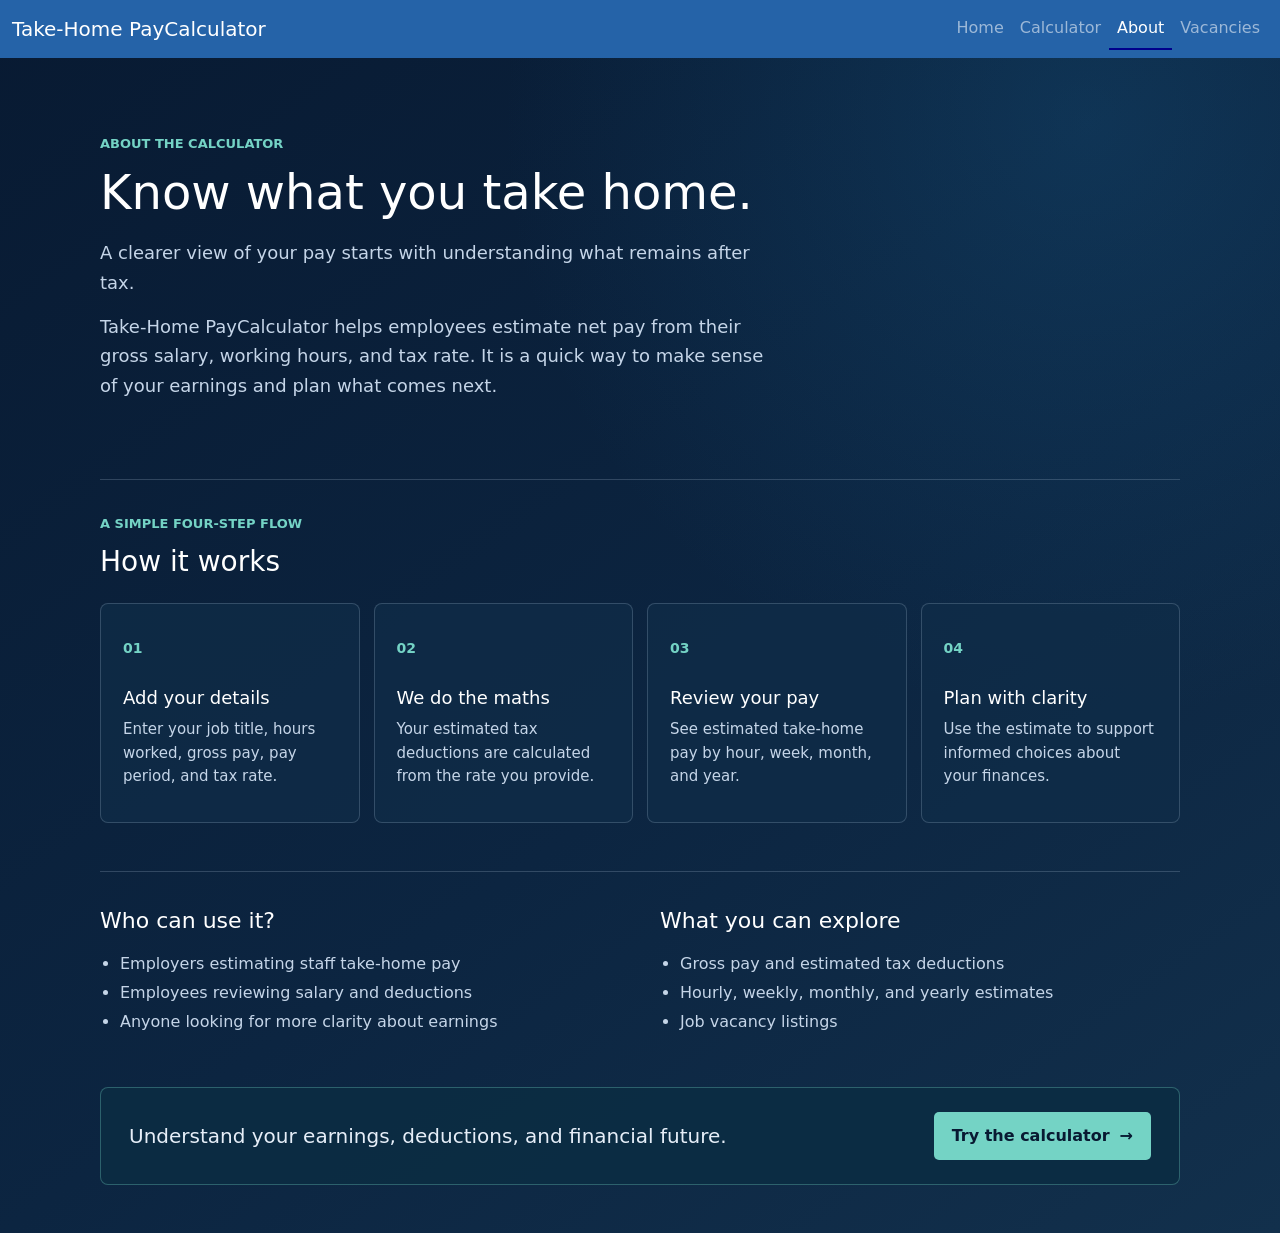
<file: About.html>
<!DOCTYPE html>
<html lang="en">
<head>
    <meta charset="UTF-8">
    <meta name="viewport" content="width=device-width, initial-scale=1.0">
    <title>Calculator</title>
    <link rel="stylesheet" href="css/bootstrap.css">
    <link rel="stylesheet" href="css/style.css">
</head>
<body class="About-page">
    <nav class="navbar navbar-expand-lg sticky-top" style="background-color: #2563a8;" data-bs-theme="dark">
      <div class="container-fluid">
        <a class="navbar-brand" href="index.html">Take-Home PayCalculator</a>

        <button class="navbar-toggler" type="button" data-bs-toggle="collapse" data-bs-target="#navbarNavAltMarkup" aria-controls="navbarNavAltMarkup" aria-expanded="false" aria-label="Toggle navigation">
          <span class="navbar-toggler-icon"></span>
        </button>

        <div class="collapse navbar-collapse" id="navbarNavAltMarkup">
          <div class="navbar-nav ms-auto">
            <a class="nav-link" aria-current="page" href="index.html">Home</a>
            <a class="nav-link" href="Calculator.html">Calculator</a>
            <a class="nav-link active" href="About.html" class="active">About</a>
            <a class="nav-link" href="Vacancies.html">Vacancies</a>
          </div>
        </div>
      </div>
    </nav>

    <main class="about-content">
      <section class="about-intro" aria-labelledby="about-title">
        <p class="about-kicker">ABOUT THE CALCULATOR</p>
        <h1 id="about-title">Know what you take home.</h1>
        <p class="about-lead">
          A clearer view of your pay starts with understanding what remains after tax.
        </p>
        <p>
          Take-Home PayCalculator helps employees estimate net pay from their
          gross salary, working hours, and tax rate. It is a quick way to make
          sense of your earnings and plan what comes next.
        </p>
      </section>

      <section class="about-process" aria-labelledby="about-process-title">
        <div class="section-heading">
          <p class="about-kicker">A SIMPLE FOUR-STEP FLOW</p>
          <h2 id="about-process-title">How it works</h2>
        </div>
        <ol class="process-grid">
          <li class="process">
            <span class="process-number">01</span>
            <h3>Add your details</h3>
            <p>Enter your job title, hours worked, gross pay, pay period, and tax rate.</p>
          </li>
          <li class="process">
            <span class="process-number">02</span>
            <h3>We do the maths</h3>
            <p>Your estimated tax deductions are calculated from the rate you provide.</p>
          </li>
          <li class="process">
            <span class="process-number">03</span>
            <h3>Review your pay</h3>
            <p>See estimated take-home pay by hour, week, month, and year.</p>
          </li>
          <li class="process">
            <span class="process-number">04</span>
            <h3>Plan with clarity</h3>
            <p>Use the estimate to support informed choices about your finances.</p>
          </li>
        </ol>
      </section>

      <section class="about-details" aria-label="About the calculator">
        <div class="who">
          <h2>Who can use it?</h2>
          <ul>
            <li>Employers estimating staff take-home pay</li>
            <li>Employees reviewing salary and deductions</li>
            <li>Anyone looking for more clarity about earnings</li>
          </ul>
        </div>
        <div class="who">
          <h2>What you can explore</h2>
          <ul>
            <li>Gross pay and estimated tax deductions</li>
            <li>Hourly, weekly, monthly, and yearly estimates</li>
            <li>Job vacancy listings</li>
          </ul>
        </div>
      </section>

      <section class="aboutFinal">
        <div class="aboutLast">
          <p>Understand your earnings, deductions, and financial future.</p>
        </div>
        <div class="aboutLast">
          <a class="about-cta" href="Calculator.html">Try the calculator <span aria-hidden="true">&rarr;</span></a>
        </div>
      </section>
    </main>
  <script src="js/bootstrap.js"></script>
</body>
</html>
</file>
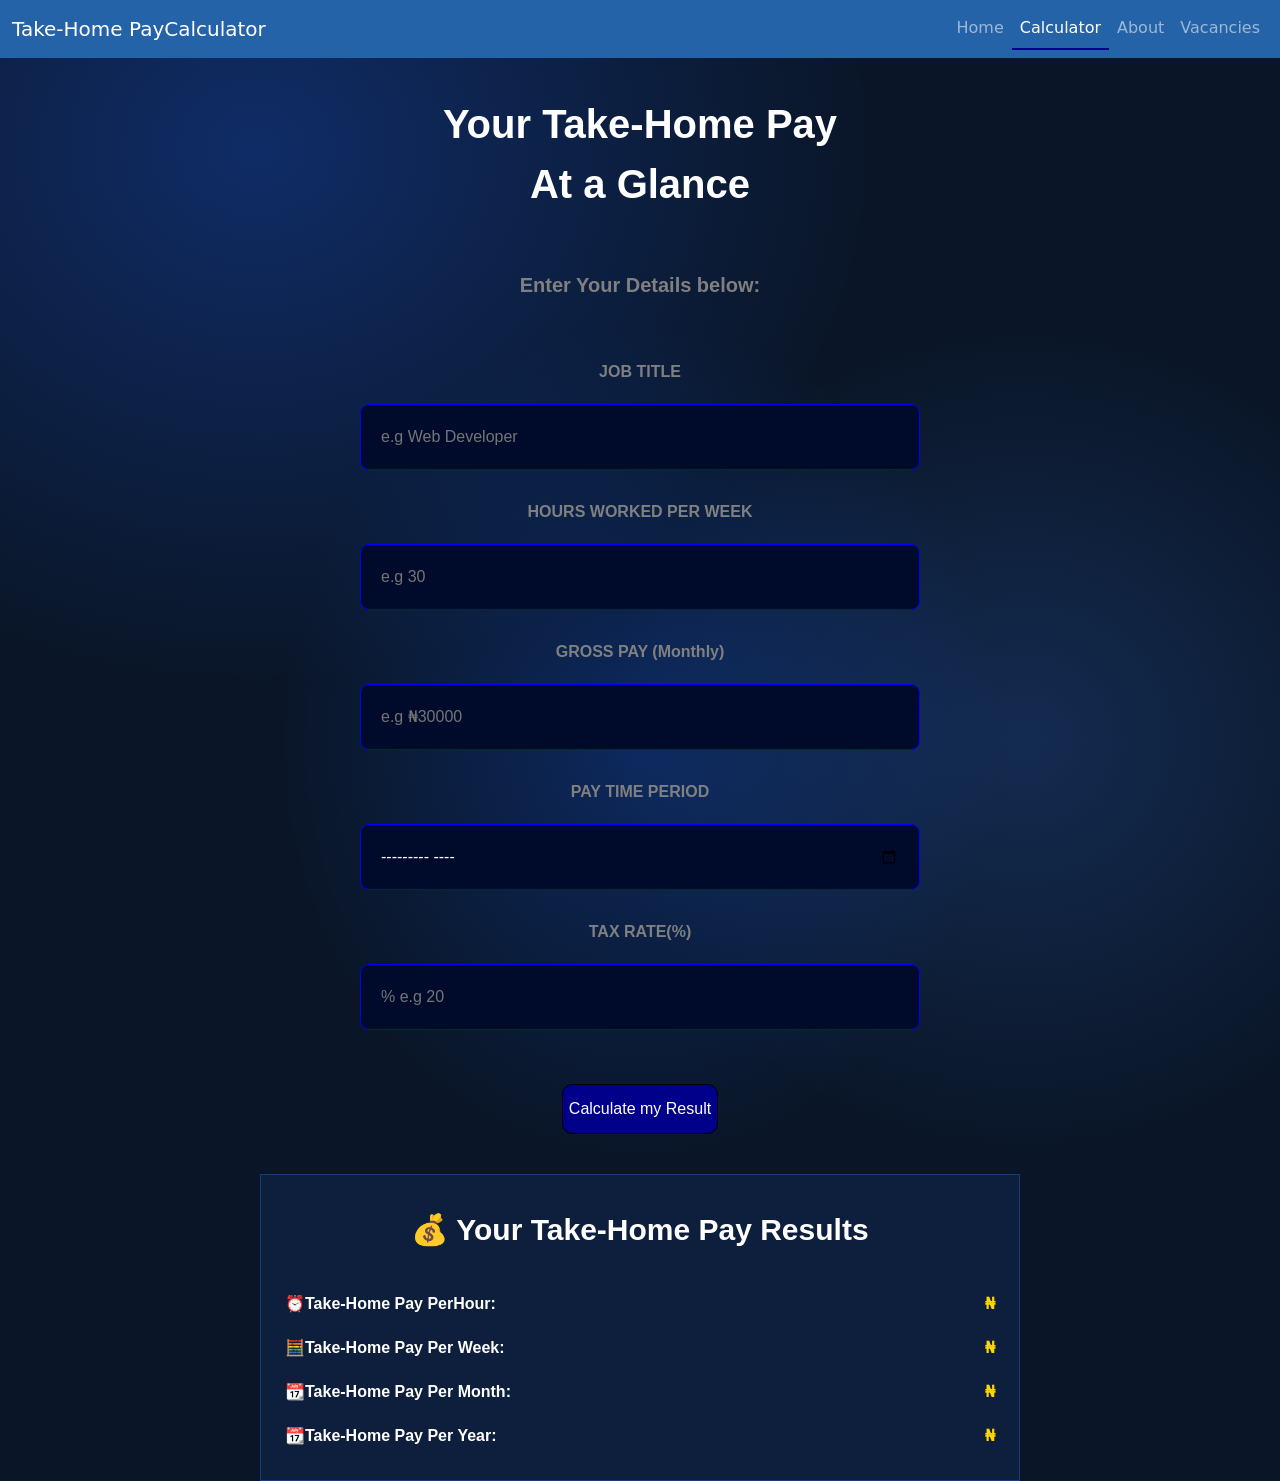
<file: Calculator.html>
<!doctype html>
<html lang="en">
  <head>
    <meta charset="UTF-8" />
    <meta name="viewport" content="width=device-width, initial-scale=1.0" />
    <title>Calculator</title>
    <link rel="stylesheet" href="css/bootstrap.css" />
    <link rel="stylesheet" href="css/style.css" />
  </head>
  <body class="calculator-page">
    <nav
      class="navbar navbar-expand-lg sticky-top"
      style="background-color: #2563a8"
      data-bs-theme="dark"
    >
      <div class="container-fluid">
        <a class="navbar-brand" href="index.html">Take-Home PayCalculator</a>

        <button
          class="navbar-toggler"
          type="button"
          data-bs-toggle="collapse"
          data-bs-target="#navbarNavAltMarkup"
          aria-controls="navbarNavAltMarkup"
          aria-expanded="false"
          aria-label="Toggle navigation"
        >
          <span class="navbar-toggler-icon"></span>
        </button>

        <div class="collapse navbar-collapse" id="navbarNavAltMarkup">
          <div class="navbar-nav ms-auto">
            <a class="nav-link" aria-current="page" href="index.html"
              >Home</a
            >
            <a class="nav-link active" href="Calculator.html"
              >Calculator</a
            >
            <a class="nav-link" href="About.html">About</a>
            <a class="nav-link" href="Vacancies.html">Vacancies</a>
          </div>
        </div>
      </div>
    </nav>

    <div class="details">
      <p
        style="
          font-family: Arial, Helvetica, sans-serif;
          color: white;
          font-weight: bolder;
          font-size: 40px;
        "
      >
        Your Take-Home Pay <br />
        At a Glance
      </p>
      <p style="font-weight: bolder; color: gray">Enter Your Details below:</p>
      <br />
      <form action="">
        <div class="form-group">
          <label for="" class="lab">JOB TITLE</label> <br />
          <input type="text" id="jobTitle" placeholder="e.g Web Developer" />
          <br />
        </div>

        <div class="form-group">
          <label for="" class="lab">HOURS WORKED PER WEEK</label> <br />
          <input
            type="number"
            placeholder="e.g 30"
            name=""
            id="hoursWorked"
          /><br />
        </div>
        <div class="form-group">
          <label for="" class="lab">GROSS PAY (Monthly)</label> <br />
          <input type="text" id="grossPay" placeholder="e.g ₦30000" /> <br />
        </div>
        <div class="form-group">
          <label for="" class="lab">PAY TIME PERIOD</label> <br />
          <input type="month" id="payPeriod" placeholder="optional" /> <br />
        </div>
        <div class="form-group">
          <label for="" class="lab">TAX RATE(%)</label> <br />
          <input type="number" id="taxRate" placeholder="% e.g 20" /> <br />
        </div>

        <br />
        <button
          class="calculation"
          type="button"
          onclick="calculatePay()"
          style="
            background-color: darkblue;
            border-radius: 10px;
            height: 50px;
            color: white;
            border: 1px solid black;
          "
        >
          Calculate my Result
        </button>
      </form>
    </div>
    <br />
    <div class="results">
      <p
        style="
          text-align: center;
          margin-top: auto;
          color: white;
          font-weight: bolder;
          font-family: Arial, Helvetica, sans-serif;
          font-size: 30px;
        "
      >
        💰 Your Take-Home Pay Results
      </p>
      <div class="sub">
        ⏰Take-Home Pay PerHour:
        <span class="two" id="perHour">₦</span>
      </div>
      <div class="sub">
        🧮Take-Home Pay Per Week:
        <span class="two" id="perWeek">₦</span>
      </div>
      <div class="sub">
        📆Take-Home Pay Per Month:
        <span class="two" id="perMonth">₦</span>
      </div>
      <div class="sub">
        📆Take-Home Pay Per Year:
        <span class="two" id="perYear">₦</span>
      </div>
    </div>
  </body>
  <script src="js/js.js"></script>
  <script src="js/bootstrap.js"></script>
</html>
</file>
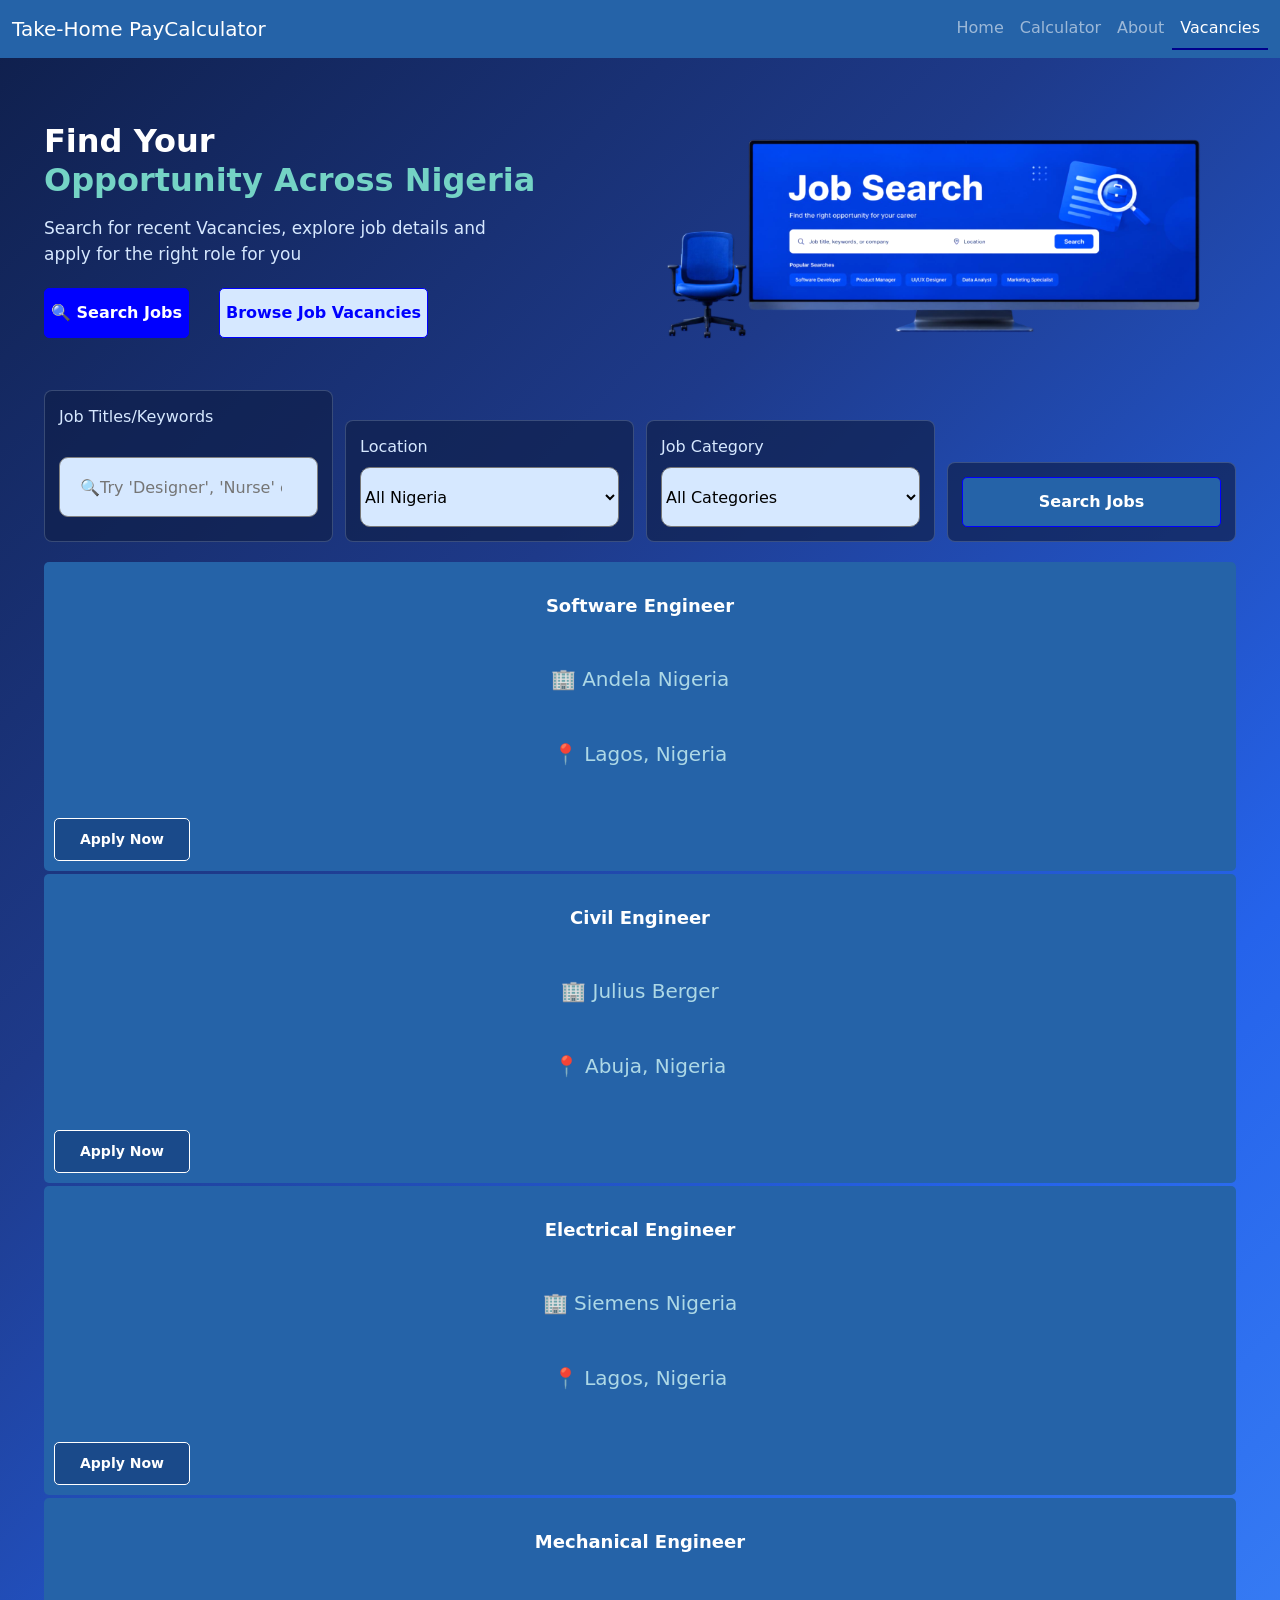
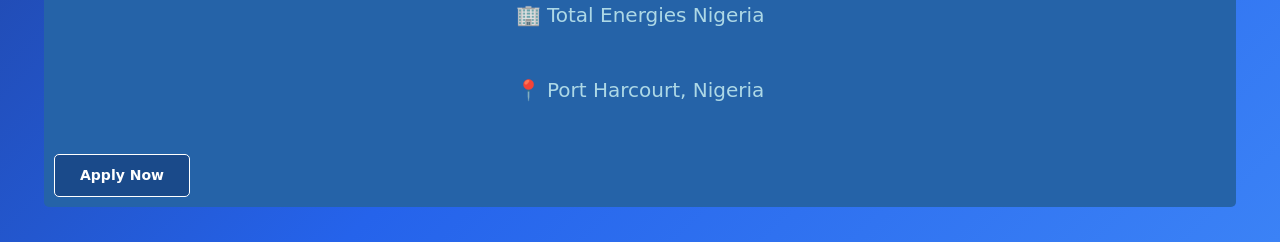
<file: Vacancies.html>
<!DOCTYPE html>
<html lang="en">
  <head>
    <meta charset="UTF-8" />
    <meta name="viewport" content="width=device-width, initial-scale=1.0" />
    <title>Calculator</title>
    <link rel="stylesheet" href="css/bootstrap.css">
    <link rel="stylesheet" href="css/style.css" />
  </head>
  <body class="Vacancy-page">
    <nav
      class="navbar navbar-expand-lg sticky-top"
      style="background-color: #2563a8"
      data-bs-theme="dark"
    >
      <div class="container-fluid">
        <a class="navbar-brand" href="index.html">Take-Home PayCalculator</a>

        <button
          class="navbar-toggler"
          type="button"
          data-bs-toggle="collapse"
          data-bs-target="#navbarNavAltMarkup"
          aria-controls="navbarNavAltMarkup"
          aria-expanded="false"
          aria-label="Toggle navigation"
        >
          <span class="navbar-toggler-icon"></span>
        </button>

        <div class="collapse navbar-collapse" id="navbarNavAltMarkup">
          <div class="navbar-nav ms-auto">
            <a class="nav-link" aria-current="page" href="index.html">Home</a>
            <a class="nav-link" href="Calculator.html">Calculator</a>
            <a class="nav-link" href="About.html">About</a>
            <a class="nav-link active" href="Vacancies.html" class="active"
              >Vacancies</a
            >
          </div>
        </div>
      </div>
    </nav>
    <div class="job-container">
      <div class="job-page">
        <div class="job-one">
        <p style="text-align: left; font-weight: bold;">Find Your  <br>
        <span style="color: blue; font-weight:bold;">Opportunity Across Nigeria</span></p>
        <p style="text-align:left;color:#D6E8FF;">Search for recent Vacancies, explore job details and <br> apply for the right role for you</p>
        <div  style="display: flex; gap: 30px; margin: 10px;margin: auto;">
          <div><button style="color: white; background-color:blue; font-weight:bold; border: 1px solid blue; height: 50px; border-radius:5px;">🔍 Search Jobs</button> </div>
          <div><button style="color: blue; font-weight: bold; background-color:#D6E8FF; border: 1px solid blue; height: 50px; border-radius: 5px;">Browse Job Vacancies</button></div>
        </div>
      </div>
      <div class="job-two">
        <img src="images/dessssk.png" alt="office settings" style="height: 200px; width:90%; object-fit: cover;">
      </div>
      </div>

      <div class="job-search">
        <div class="search">
          <label class="vac-label" for="">Job Titles/Keywords</label>
          <input style="color:black; background-color:#D6E8FF;height: 60px; width:100%;border: 0.5px solid gray;" type="search" placeholder="🔍Try 'Designer', 'Nurse' etc" id="keywordInput">
          </select>
        </div>
        <div class="search">
          <label class="vac-label" for="">Location</label>
          <select class="vac-input" id="locationInput">
            <option value="">All Nigeria</option>
          </select>
        </div>
        <div class="search">
          <label class="vac-label" for="">Job Category</label>
          <select class="vac-input" id="categoryInput">
<option value="">All Categories</option></select>
        </div>
        <div class="search">
          <button type="submit" onclick="searchJobs()"        style="background-color:#2563a8; color: white; font-weight: bold; border: 1px solid blue;height: 50px; border-radius: 5px; width:70%;margin-top:50px;">Search Jobs</button>
        </div>
      </div> 
      <div class="jobLink" id="jobResults">
    </div>        
    </div>
    <script src="js/bootstrap.js">
    </script>
    <script src="js/vacancyJs.js"></script>
  </body>
</html>
</file>
<file: css/style.css>
.home-page {
  background-color: #dce9f7;
}
.header {
  padding: 5px 0;
  align-items: center;
  border: 1px solid lightgray;
  border-top: 1px;
  border-left: 1px;
  border-right: 1px;
}
.nav-container {
  display: flex;
}
.home {
  font-size: bold;
  font-family: Arial, sans-serif;
  color: darkblue;
  padding: 25px;
}
.button{
  color:#2563a8;
            background-color:#dce9f7;;
            border-radius: 35px;
            height:60px;
            width:40%;
            font-size: 15px;
            margin-top:100px;
            margin-inline-start: 300px;
            font-weight: bold;
            border: 1px solid #2563a8;
}
.slogan{
background-color:darkblue; 
color:#dce9f7; 
width: 40%;
}
.ready-b{
  color: black; 
  text-align: left;
  margin-top: -15px; 
  margin-inline-start:30px;
}
.link-gang {
  list-style: none;
  display: flex;
  gap: 30px;
  margin-top: 0;
  margin-left: auto;
  font-family: Arial, sans-serif;
  font-weight: bolder;
  font-size: 20px;
  padding: 25px;
}
a {
  text-decoration: none;
  color: darkblue;
}
.main-container {
  display: flex;
  margin-top: -17px;
  padding: 25px;
}
.main-one {
  height: 400px;
  width: 50%;
  font-family: Arial, Helvetica, sans-serif;
  text-align: left;
  padding: 25px;
}
.main-two {
  width: 50%;
  height: 400px;
  align-content: center;
  display: flex;
  justify-content: center;
  border-top-left-radius: 800px;
  border-bottom-left-radius: 800px;
  margin-top: -20px;
  padding: 25px;
}
.carrier {
  height: 300px;
  width: 100%;
  display: flex;
  text-align: center;
  padding: 25px;
  font-size: 25px;
}
.Accurate {
  height: 300px;
  width: 33%;
  margin-inline: 5px;
  border-radius: 10px;
  font-family: Arial, sans-serif;
  border: 2px solid #c5cae9;
  color: darkblue;
  align-content: center;
}
.carriage {
  height: 300px;
  width: 100%;
  display: flex;
  text-align: center;
  padding: 25px;
  font-size: 25px;
}


.Enter {
  height: 300px;
  width: 33%;
  margin-inline: 5px;
  font-family: Arial, sans-serif;
  border-radius: 10px;
  border: 2px solid #c5cae9;
  color: darkblue;
  align-content: center;
}
.fourth {
  height: 250px;
  width: 100%;
  background-color: #2563a8;
  display: flex;
  border-radius: 10px;
  padding: 25px;
  margin-top: 20px;
}
.Ready {
  height: 250px;
  width: 50%;
  margin-inline: 5px;
  text-align: center;
  margin: 5px;
  align-content: center;
}
.last {
  height: 300px;
  width: 100%;
  display: flex;
  text-align: center;
}
.last-one {
  height: 300px;
  width: 25%;
  background-color: #2563a8;
  color: black;
  padding: 25px;
  font-size: 20px;
}
/* calculator */
.calculator-page {
  background-color: #0a1628;
  background-image:
    radial-gradient(
      ellipse 80% 60% at 20% 10%,
      rgba(26, 86, 219, 0.35) 0%,
      transparent 60%
    ),
    radial-gradient(
      ellipse 60% 50% at 80%,
      rgba(59, 130, 246, 0.2) 0%,
      transparent 55%
    ),
    radial-gradient(
      ellipse 40% 40% at 50%,
      rgba(13, 45, 107, 0.8) 0%,
      transparent 70%
    );
}
.cal {
  background-color: darkblue;
  display: flex;
}
.page-two {
  width: 100%;
  color: white;
  text-align: center;
  font-weight: bolder;
}
.details {
  font-family: Arial, Helvetica, sans-serif;
  text-align: center;
  padding: 16px;
}
.calculator-page .form-group {
  width: min(100%, 560px);
  margin: 0 auto 20px;
}
.lab {
  font-weight: bold;
  color: gray;
  
}
input {
  padding: 20px;
  border: 1px solid #ccc;
  border-radius: 5px;
  font-size: 16px;
  background-color: lightgray;
  margin-top: 20px;
}
.calculator-page input {
  box-sizing: border-box;
  width: 100%;
  max-width: 100%;
}
/* results */
.results {
  background-color: #0d1f3c;
  border: 1px solid rgba(59, 130, 246, 0.3);
  box-sizing: border-box;
  width: min(calc(100% - 48px), 760px);
  margin: 0 auto;
  padding: 12px 24px;
  justify-items: center;
  justify-self: center;
}
.sub {
  display: flex;
  align-items: center;
  justify-content: space-between;
  gap: 16px;
  text-align: center;
  font-weight: bold;
  font-family: Arial, sans-serif;
  color: white;
  font-weight: bold;
  margin: 20px 0;
}

.two {
  min-width: 0;
  flex: 0 1 auto;
  color: #ffd700;
  overflow-wrap: anywhere;
  text-align: right;
}

@media (max-width: 576px) {
  .calculator-page .navbar-brand {
    white-space: normal;
    font-size: 1rem;
  }

  .calculator-page .details > p:first-child {
    font-size: 30px !important;
    padding: 12px 0;
  }

  .calculator-page .results {
    width: calc(100% - 24px);
    padding: 12px 16px;
  }

  .calculator-page .results > p {
    font-size: 22px !important;
    padding: 12px 0;
  }

  .calculator-page .sub {
    flex-direction: column;
    align-items: stretch;
    gap: 8px;
    font-size: 14px;
  }

  .calculator-page .two {
    white-space: nowrap;
    text-align: center;
  }

  .calculator-page .calculation {
    max-width: 100%;
  }
}
/* About-page */
.About-page {
    background:
        radial-gradient(
            circle at 50% 55%,
            rgba(0, 92, 255, 0.45) 0%,
            rgba(0, 56, 168, 0.25) 30%,
            transparent 60%
        ),
        linear-gradient(
            135deg,
            #020024,
            #021B79,
            #0038A8
        );
}
.About-head {
  padding: 20px 0;
  align-items: center;
}
.aboutText {
  color: #d6e8ff;
  font-family: Arial, Helvetica, sans-serif;
}
.cont {
  display: flex;
}

.active {
  border-bottom: 2px solid darkblue;
}
p {
  text-align: center;
  font-weight: lighter;
  margin-top: auto;
  font-size: 20px;
  padding: 20px;
}

.How {
  height: 300px;
  width: 90%;
  display: flex;
  font-size: 20px;
  align-items: center;
  text-align: center;
  justify-self: center;
}
.process {
  height: 300px;
  width: 25%;
  color: #d6e8ff;
  border: 1px solid darkblue;
  align-content: center;
  border-radius: 25px;
}
.third-section{
  height: 300px;
  width:100%;
  display: flex;
  padding: 25px;
}
.who{
height: 300px;
width: 50%;
padding: 35px;
font-weight: bold;
padding: 25px;
color:#d6e8ff;
}
.aboutFinal{
  height: 100px;
  background-color:darkblue;
  width:100%;
  display: flex;
  
}
.aboutLast{
  height: 100px;
  width: 50%;
  color: #d6e8ff;
  padding: 25px;
  font-weight: bold;
  font-size:17px;
}
/* login-page */
.login-page {
  background-color: #dce9f7;
}
.login-container {
  height: 550px;
  width: 900px;
  max-width: 100%;
  display: flex;
  justify-content: center;
  align-items: center;
}
.video {
  height: 550px;
  width: 40%;
}
.video video {
  width: 100%;
  height: 100%;
  object-fit: cover;
}
.login {
  height: 550px;
  width: 60%;
  background-image: url("loginBackground.jpeg");
  display: flex;
  flex-direction: column;
  align-items: center;
  justify-content: flex-start;
}
.texts {
  height: auto;
  min-height: 400px;
  padding: 40px;
  width: 80%;
  margin: 20px auto;
  border-radius: 20px;
  border: 1px solid blue;
  background-color: #000b2c;
  display: flex;
  flex-direction: column;
  align-items: center;
  justify-content: center;
  padding: 30px 20px;
}

input {
  background-color: #000b2c;
  color: white;
  border: 1px solid blue;
  border-radius: 9px;
  width: 100%;
  margin-bottom: 10px;
}
.remember {
  display: flex;
  justify-content: space-between;
  
  width: 100%;
}
.remember a {
  color: #4a90ff;
  text-decoration: none;
  font-size: 14px;
}
.remember label {
  display: flex;
  align-items: center;
  color: gray;
  font-size: 14px;
}
.signUp {
  font-size: 15px;
  color: gray;
}
/* Vacancy page */
.Vacancy-page {
  background: linear-gradient(
    135deg,
    #0f1f4b 0%,
    #1e3a8a 35%,
    #2563eb 70%,
    #3b82f6 100%
  );
}
.job-container {
  height: 400px;
  width: 100%;
  padding: 20px;
}
.job-page {
  display: flex;
  height: 300px;
  width: 100%;
  display: flex;
}
.job-one {
  height: 300px;
  width: 50%;
}
.job-two {
  height: 200px;
  padding: 25px;
  width: 50%;
}
.job-search {
  height: 300px;
  width: 100%;
  display: flex;
  text-align: center;
  padding: 100px;
}
.search {
  height: 200px;
  width: 100%;
  align-content: center;
  background-color: linear-gradient(135deg, #1e4d8f, #2d6cdf);
}
.vac-input {
  height: 60px;
  width: 75%;
  border-radius: 10px;
  background-color: #d6e8ff;
}
.vac-label {
  color: #d6e8ff;
  padding: 10px;
}
.jobLink {
  color: #d6e8ff;
  height: 200px;
  width: 100%;
  font-weight: bold;
  border: 1px blue;
}
.one {
  height: 100px;
  width: 100%;
}


@media (max-width: 768px) {
  .home-page .main-container {
    flex-direction: column;
  }
  .home-page .main-one,
  .home-page .main-two {
    width: 100%;
    height: auto;
  }
  .home-page .main-one > button {
    width: auto !important;
    max-width: 100%;
    padding: 0 12px;
  }
  .home-page .carrier,
  .home-page .carriage {
    flex-direction: column;
    height: auto;
  }
  .home-page .Accurate,
  .home-page .Enter {
    width: 100%;
    margin-inline: 0;
    margin-bottom: 20px;
  }
  .home-page .carriage {
    padding: 16px;
  }
  .home-page .Enter {
    height: auto;
    min-height: 180px;
    padding: 24px;
  }
  .home-page .fourth {
    height: auto;
    flex-direction: column;
    padding: 20px;
  }
  .home-page .Ready {
    width: 100%;
    height: auto;
    margin: 0;
  }
  .home-page .fourth .Ready p {
    margin-inline-start: 0;
  }
  .home-page .ready-b {
    margin: 0;
  }
  .home-page .button {
    display: block;
    width: min(100%, 240px);
    margin: 16px auto 0;
  }
  .home-page .last {
    height: auto;
    flex-wrap: wrap;
  }
  .home-page .last-one {
    box-sizing: border-box;
    width: 50%;
    height: auto;
    min-width: 0;
    padding: 16px;
    overflow-wrap: anywhere;
  }
  .home-page .slogan {
    width: 100%;
  }
  .home-page .eyes {
    font-size: 20px;
    color: darkblue;
    font-weight: bolder;
    text-align: left;
  }
}

@media (max-width: 480px) {
  .home-page .last-one {
    width: 100%;
  }
}

/* About page */
.About-page {
  min-height: 100vh;
  background-color: #081a32;
  background-image:
    radial-gradient(ellipse at 85% 10%, rgba(27, 101, 150, 0.28), transparent 38%),
    linear-gradient(145deg, #081a32, #0c2541 58%, #12304c);
  color: #e6eef8;
}

.about-content {
  width: min(100% - 40px, 1080px);
  margin: 0 auto;
  padding: 48px 0;
}

.about-intro {
  max-width: 760px;
  padding: 28px 0 64px;
}

.about-kicker {
  margin: 0 0 12px;
  padding: 0;
  color: #74d3c5;
  font-size: 13px;
  font-weight: 700;
  text-align: left;
}

.about-intro h1 {
  margin: 0 0 20px;
  color: #fff;
  font-size: 48px;
  line-height: 1.1;
}

.about-intro p:not(.about-kicker) {
  max-width: 680px;
  margin: 0 0 14px;
  padding: 0;
  color: #c5d5e8;
  font-size: 18px;
  line-height: 1.65;
  text-align: left;
}

.about-intro .about-lead {
  color: #fff;
  font-size: 22px;
}

.about-process {
  padding: 34px 0 48px;
  border-top: 1px solid rgba(198, 219, 241, 0.2);
}

.section-heading h2,
.who h2 {
  margin: 0;
  color: #fff;
  font-size: 28px;
}

.process-grid {
  display: grid;
  grid-template-columns: repeat(4, minmax(0, 1fr));
  gap: 14px;
  margin: 24px 0 0;
  padding: 0;
  list-style: none;
}

.About-page .process {
  box-sizing: border-box;
  width: auto;
  height: auto;
  min-height: 220px;
  padding: 22px;
  border: 1px solid rgba(198, 219, 241, 0.2);
  border-radius: 8px;
  background: rgba(16, 45, 72, 0.72);
  color: #e6eef8;
  text-align: left;
}

.process-number {
  display: block;
  margin-bottom: 28px;
  color: #74d3c5;
  font-size: 14px;
  font-weight: 700;
}

.About-page .process h3 {
  margin: 0 0 10px;
  color: #fff;
  font-size: 18px;
}

.About-page .process p {
  margin: 0;
  padding: 0;
  color: #c5d5e8;
  font-size: 15px;
  line-height: 1.55;
  text-align: left;
}

.about-details {
  display: grid;
  grid-template-columns: repeat(2, minmax(0, 1fr));
  gap: 40px;
  padding: 36px 0 42px;
  border-top: 1px solid rgba(198, 219, 241, 0.2);
}

.About-page .who {
  width: auto;
  height: auto;
  padding: 0;
  color: #c5d5e8;
  font-weight: 400;
}

.About-page .who h2 {
  margin-bottom: 16px;
  font-size: 22px;
}

.About-page .who ul {
  margin: 0;
  padding-left: 20px;
  line-height: 1.8;
}

.About-page .aboutFinal {
  display: flex;
  align-items: center;
  justify-content: space-between;
  gap: 24px;
  width: 100%;
  height: auto;
  margin-top: 8px;
  padding: 24px 28px;
  border: 1px solid rgba(116, 211, 197, 0.32);
  border-radius: 8px;
  background: rgba(12, 45, 67, 0.9);
}

.About-page .aboutLast {
  width: auto;
  height: auto;
  padding: 0;
  color: #e6eef8;
  font-size: 16px;
}

.aboutLast p {
  margin: 0;
  padding: 0;
  text-align: left;
}

.about-cta {
  display: inline-flex;
  align-items: center;
  justify-content: center;
  gap: 10px;
  min-height: 48px;
  padding: 0 18px;
  border-radius: 5px;
  background: #74d3c5;
  color: #081a32;
  font-weight: 700;
  white-space: nowrap;
}

.about-cta:hover {
  color: #081a32;
  background: #9ae5d9;
}

/* Vacancy page */
.Vacancy-page .job-container {
  box-sizing: border-box;
  width: min(100%, 1240px);
  height: auto;
  margin: 0 auto;
  padding: 32px 24px;
}

.Vacancy-page .job-page {
  align-items: center;
  gap: 28px;
  height: auto;
  min-height: 280px;
}

.Vacancy-page .job-one,
.Vacancy-page .job-two {
  box-sizing: border-box;
  min-width: 0;
  height: auto;
}

.Vacancy-page .job-one {
  flex: 1;
}

.Vacancy-page .job-two {
  display: flex;
  flex: 1;
  align-items: center;
  justify-content: center;
  padding: 16px;
}

.Vacancy-page .job-two img {
  display: block;
  width: 100% !important;
  max-height: 300px;
  height: auto !important;
  border-radius: 8px;
  object-fit: cover;
}

.Vacancy-page .job-one > p:first-child {
  margin: 0 0 16px;
  padding: 0;
  color: #fff;
  font-size: 32px;
  line-height: 1.2;
  text-align: left;
}

.Vacancy-page .job-one > p:first-child span {
  color: #74d3c5 !important;
}

.Vacancy-page .job-one > p:nth-child(2) {
  margin: 0 0 20px;
  padding: 0;
  color: #d6e8ff;
  font-size: 17px;
  line-height: 1.55;
}

.Vacancy-page .job-search {
  display: grid;
  grid-template-columns: repeat(4, minmax(0, 1fr));
  align-items: end;
  gap: 12px;
  width: 100%;
  height: auto;
  padding: 20px 0;
  text-align: left;
}

.Vacancy-page .search {
  box-sizing: border-box;
  min-width: 0;
  height: auto;
  padding: 14px;
  border: 1px solid rgba(214, 232, 255, 0.2);
  border-radius: 8px;
  background: rgba(15, 31, 75, 0.68);
}

.Vacancy-page .vac-label {
  display: block;
  padding: 0 0 8px;
  text-align: left;
}

.Vacancy-page .job-search input,
.Vacancy-page .vac-input {
  box-sizing: border-box;
  width: 100%;
  min-width: 0;
}

.Vacancy-page .job-search button {
  width: 100% !important;
  margin-top: 0 !important;
}

.Vacancy-page .jobLink {
  height: auto;
  min-height: 120px;
}

.Vacancy-page .jobLink > div {
  box-sizing: border-box;
}

@media (max-width: 768px) {
  .about-content {
    width: calc(100% - 32px);
    padding: 32px 0;
  }

  .about-intro {
    padding: 12px 0 40px;
  }

  .about-intro h1 {
    font-size: 38px;
  }

  .process-grid {
    grid-template-columns: repeat(2, minmax(0, 1fr));
  }

  .Vacancy-page .job-container {
    padding: 24px 16px;
  }

  .Vacancy-page .job-page {
    flex-direction: column;
    align-items: stretch;
    gap: 4px;
  }

  .Vacancy-page .job-one,
  .Vacancy-page .job-two {
    width: 100%;
  }

  .Vacancy-page .job-one > p:first-child {
    font-size: 28px;
  }

  .Vacancy-page .job-one > div {
    flex-wrap: wrap;
    justify-content: flex-start;
    gap: 12px !important;
  }

  .Vacancy-page .job-one button {
    max-width: 100%;
  }

  .Vacancy-page .job-two img {
    max-height: 220px;
  }

  .Vacancy-page .job-search {
    grid-template-columns: minmax(0, 1fr);
    padding: 16px 0;
  }

  .Vacancy-page .jobLink {
    min-height: 0;
  }
}

@media (max-width: 480px) {
  .process-grid,
  .about-details {
    grid-template-columns: minmax(0, 1fr);
  }

  .About-page .process {
    min-height: 0;
  }

  .About-page .aboutFinal {
    align-items: flex-start;
    flex-direction: column;
    padding: 20px;
  }

  .Vacancy-page .job-one > div > div {
    max-width: 100%;
  }
}
</file>
